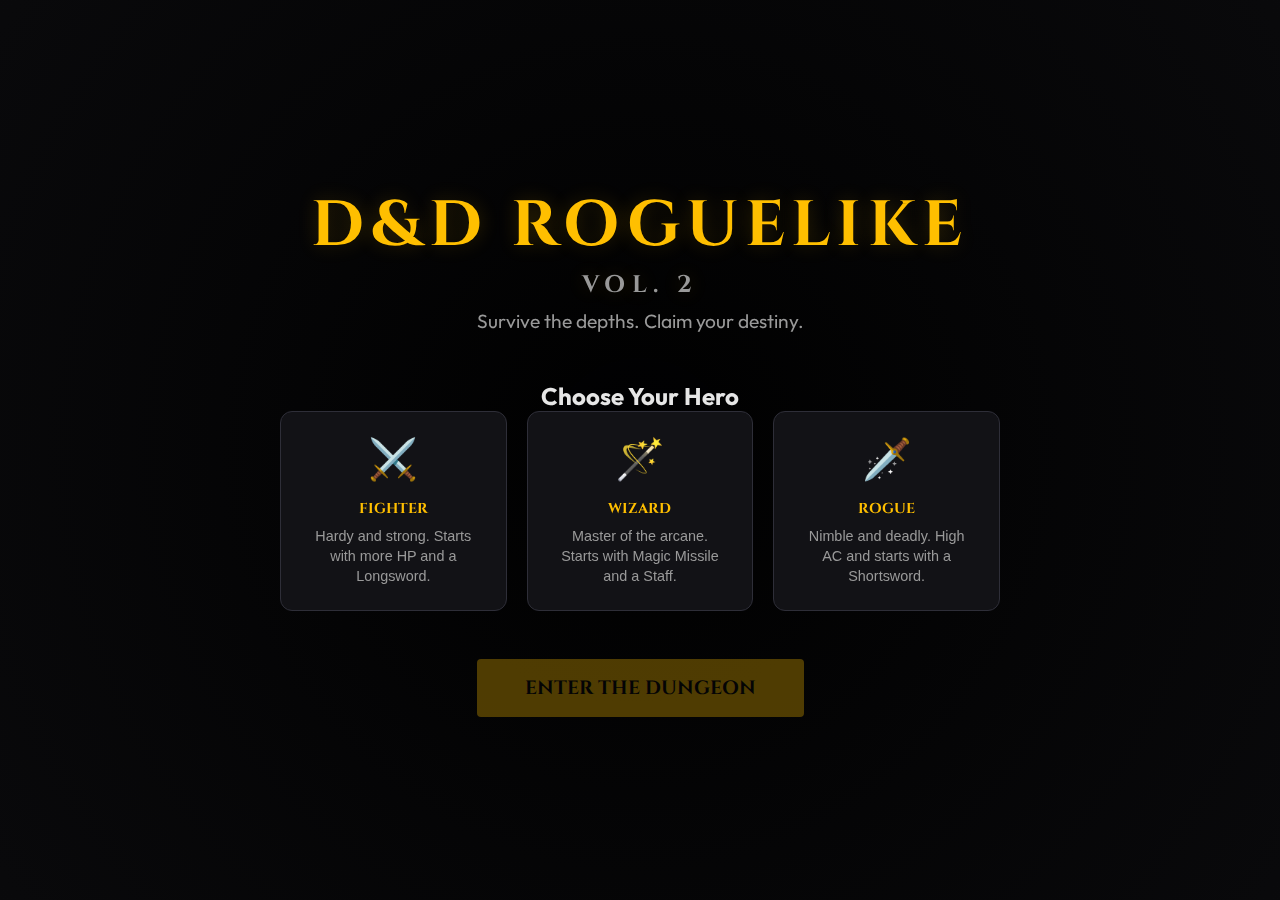
<file: dev/dnd rouglike volume 2/website/index.html>
<!DOCTYPE html>
<html lang="en">
<head>
    <meta charset="UTF-8">
    <meta name="viewport" content="width=device-width, initial-scale=1.0">
    <title>D&D Roguelike Vol. 2 | Web Edition</title>
    <link rel="stylesheet" href="style.css">
    <link rel="preconnect" href="https://fonts.googleapis.com">
    <link rel="preconnect" href="https://fonts.gstatic.com" crossorigin>
    <link href="https://fonts.googleapis.com/css2?family=Cinzel:wght@400;700&family=Outfit:wght@300;400;600&display=swap" rel="stylesheet">
</head>
<body>
    <div id="app">
        <!-- Main Menu / Class Selection -->
        <main id="main-menu" class="overlay">
            <div class="menu-content">
                <h1 class="logo">D&D Roguelike <span>Vol. 2</span></h1>
                <p class="tagline">Survive the depths. Claim your destiny.</p>
                
                <div class="class-selection">
                    <h2>Choose Your Hero</h2>
                    <div class="class-grid">
                        <button class="class-card" data-class="Fighter">
                            <div class="icon">⚔️</div>
                            <h3>Fighter</h3>
                            <p>Hardy and strong. Starts with more HP and a Longsword.</p>
                        </button>
                        <button class="class-card" data-class="Wizard">
                            <div class="icon">🪄</div>
                            <h3>Wizard</h3>
                            <p>Master of the arcane. Starts with Magic Missile and a Staff.</p>
                        </button>
                        <button class="class-card" data-class="Rogue">
                            <div class="icon">🗡️</div>
                            <h3>Rogue</h3>
                            <p>Nimble and deadly. High AC and starts with a Shortsword.</p>
                        </button>
                    </div>
                </div>
                
                <div class="menu-actions">
                    <button id="start-btn" disabled>Enter the Dungeon</button>
                </div>
            </div>
        </main>

        <!-- Game Screen -->
        <div id="game-container" class="hidden">
            <header class="hud-top">
                <div class="stats-group">
                    <div id="hp-bar-container">
                        <div id="hp-bar"></div>
                        <span id="hp-text">HP: 20 / 20</span>
                    </div>
                    <div class="lives-display">❤️ <span id="lives-count">3</span></div>
                </div>
                <div class="floor-display">Floor <span id="floor-num">1</span></div>
                <div id="active-spell-display">Active: <span id="active-spell">None</span></div>
            </header>

            <div class="main-layout">
                <div class="canvas-wrapper">
                    <canvas id="game-canvas" width="800" height="500"></canvas>
                </div>
                
                <aside class="sidebar">
                    <div class="log-container">
                        <h3>Message Log</h3>
                        <ul id="message-log"></ul>
                    </div>
                    <div class="inventory-container">
                        <h3>Inventory</h3>
                        <ul id="inventory-list"></ul>
                    </div>
                </aside>
            </div>

            <footer class="controls-hint">
                <span><strong>WASD / Arrows</strong>: Move</span>
                <span><strong>G</strong>: Pick Up</span>
                <span><strong>C</strong>: Cast Active</span>
                <span><strong>I</strong>: Toggle Inventory</span>
            </footer>
        </div>

        <!-- Victory / Game Over Overlays -->
        <div id="victory-screen" class="overlay hidden">
            <div class="menu-content highlight">
                <h1>VICTORY!</h1>
                <p>You have conquered the 20th floor and escaped the depths.</p>
                <button onclick="location.reload()">Begin Anew</button>
            </div>
        </div>

        <div id="game-over-screen" class="overlay hidden">
            <div class="menu-content danger">
                <h1>DEATH</h1>
                <p>Thy journey ends here. Lives remaining: 0.</p>
                <button onclick="location.reload()">Try Again</button>
            </div>
        </div>
    </div>

    <script src="game.js"></script>
    <script src="script.js"></script>
</body>
</html>
</file>
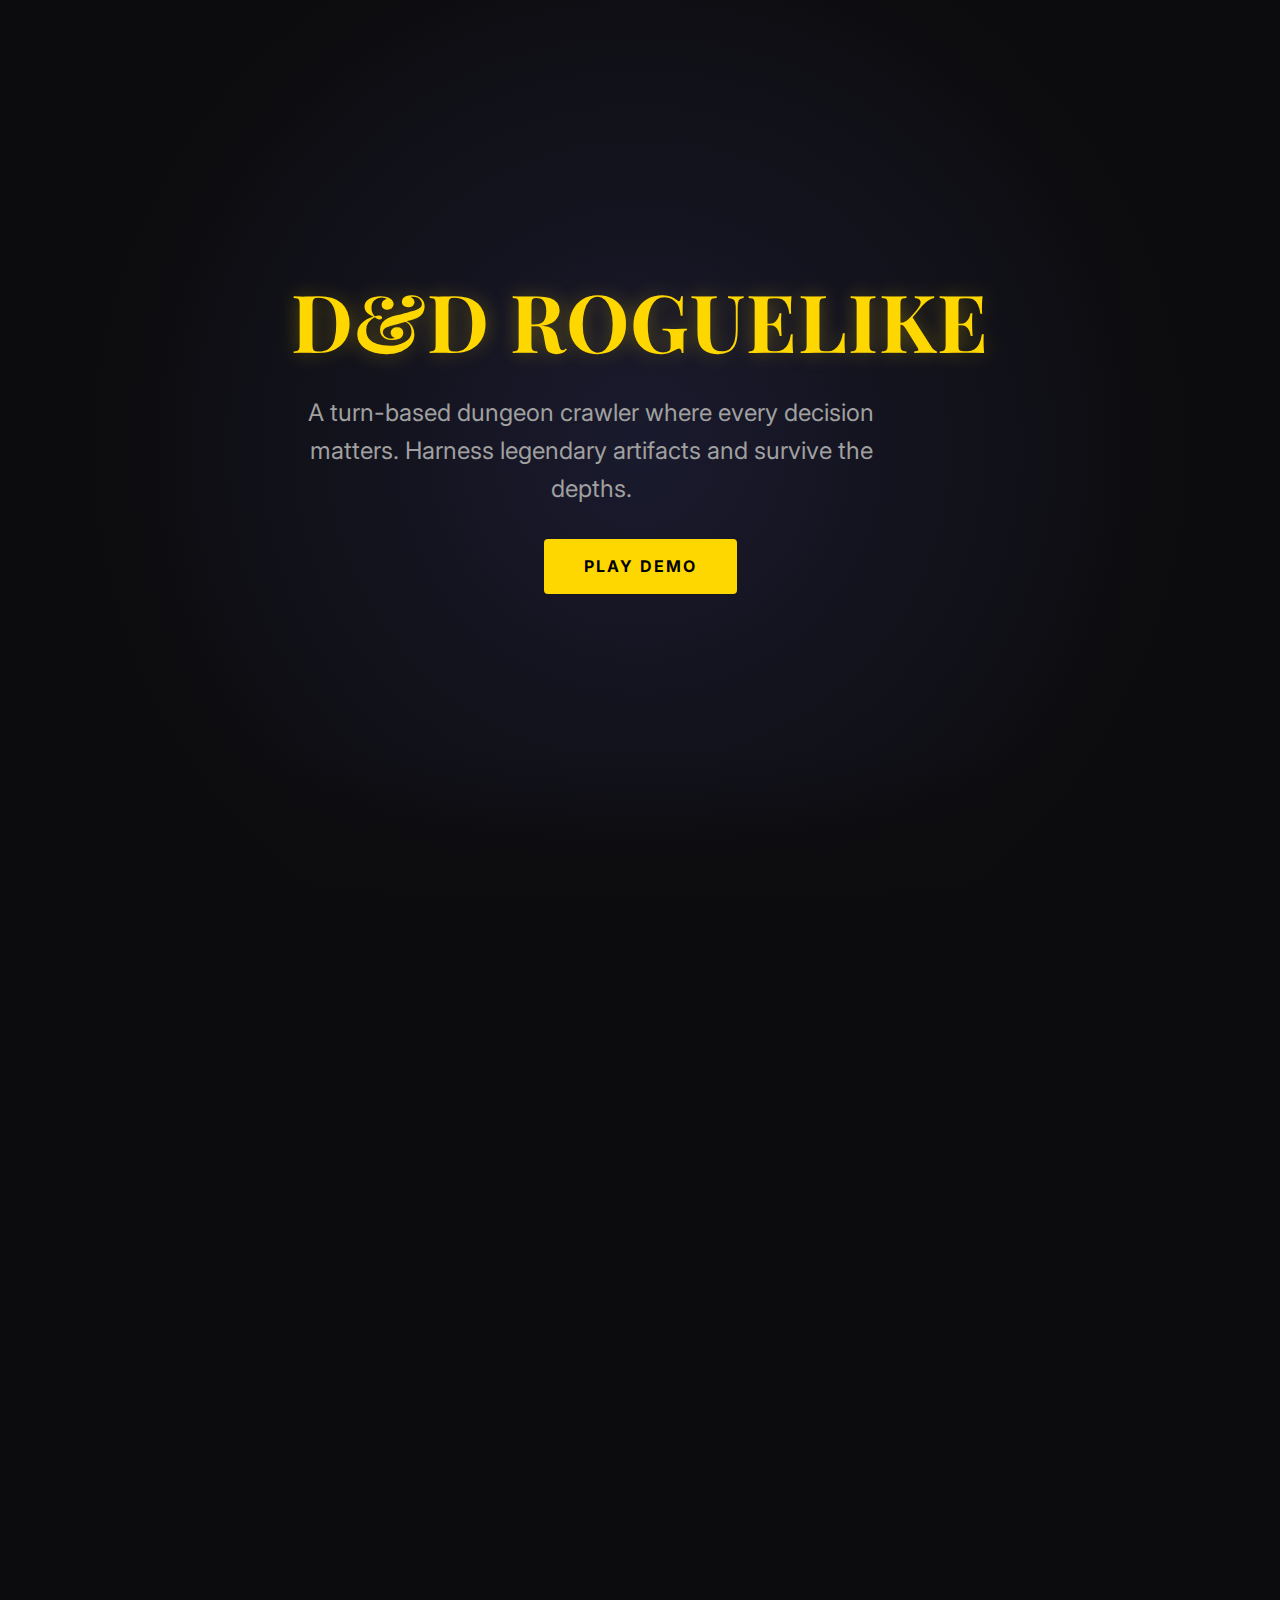
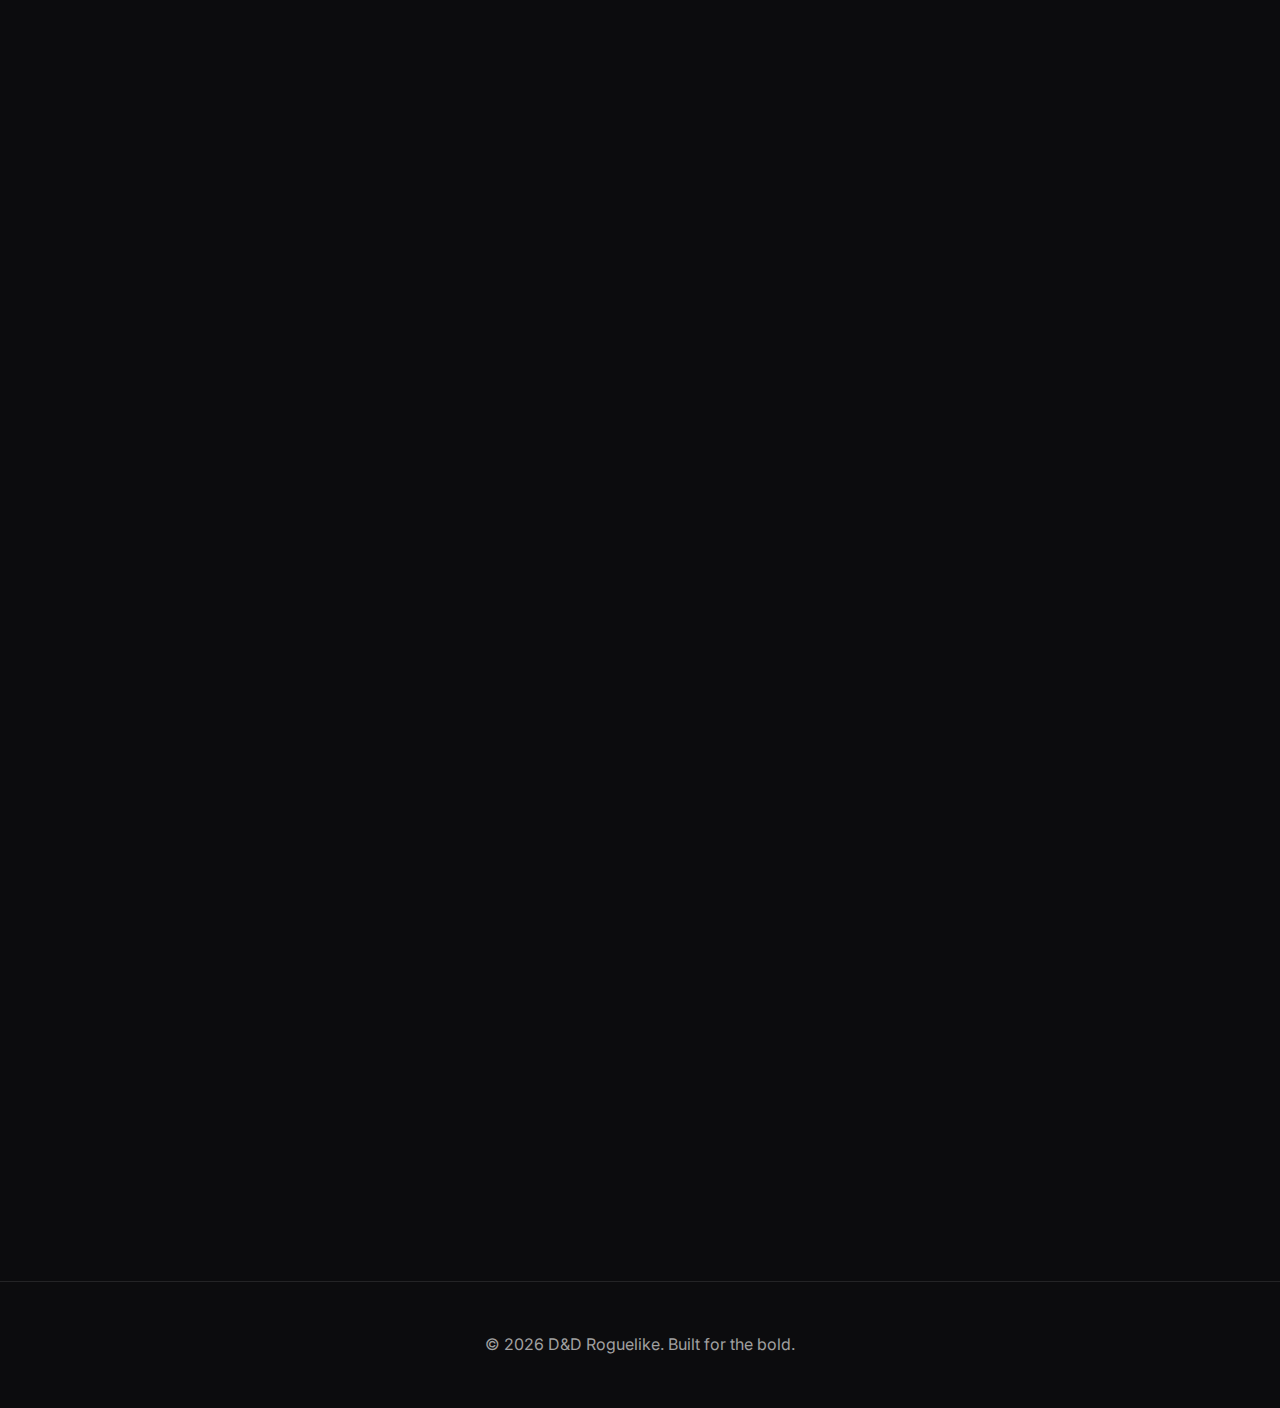
<file: dev/dnd_roguelike/website/index.html>
<!DOCTYPE html>
<html lang="en">

<head>
    <meta charset="UTF-8">
    <meta name="viewport" content="width=device-width, initial-scale=1.0">
    <title>D&D Roguelike | Epic Fantasy Adventure</title>
    <link rel="stylesheet" href="style.css">
    <link rel="preconnect" href="https://fonts.googleapis.com">
    <link rel="preconnect" href="https://fonts.gstatic.com" crossorigin>
    <link
        href="https://fonts.googleapis.com/css2?family=Inter:wght@400;700&family=Playfair+Display:ital,wght@0,700;1,700&display=swap"
        rel="stylesheet">
</head>

<body>

    <section class="hero">
        <div class="container">
            <h1>D&D Roguelike</h1>
            <p>A turn-based dungeon crawler where every decision matters. Harness legendary artifacts and survive the
                depths.</p>
            <a href="#play" class="btn">Play Demo</a>
        </div>
    </section>

    <section id="play" class="game-section container reveal">
        <h2>Full Web Edition</h2>
        <div class="game-wrapper">
            <canvas id="game-canvas" width="800" height="500"></canvas>
            <div class="game-controls">
                <p><strong>Controls:</strong> WASD / Arrows to Move | G to Pick Up/Equip</p>
                <p>Features: Procedural Rooms, Critical Hits, Armor DEX Caps, and Infinite Damage Sword.</p>
            </div>
        </div>
    </section>

    <section class="features container">
        <h2 class="reveal">Legendary Mechanics</h2>
        <div class="features-grid">
            <div class="feature-card reveal">
                <span class="icon" style="color: var(--cyan);">/</span>
                <h3>Infinite Damage</h3>
                <p>Equip the fabled Sword of Infinite Damage. Strike down Trolls and Orcs with a single, devastating
                    blow. 100,000d10 of pure destruction.</p>
            </div>
            <div class="feature-card reveal">
                <span class="icon" style="color: var(--gold);">[</span>
                <h3>Advanced Armor</h3>
                <p>Survival is a choice. Find Leather, Chain Mail, or Plate Armor. Balance your Dexterity mod with
                    superior protection to reach the ultimate AC.</p>
            </div>
            <div class="feature-card reveal">
                <span class="icon" style="color: var(--emerald);">!</span>
                <h3>Healing Potions</h3>
                <p>Out of health? Scour the dungeon for emerald potions. A single draught can restore your vitality and
                    keep the adventure alive.</p>
            </div>
            <div class="feature-card reveal">
                <span class="icon" style="color: var(--text-dim);">#</span>
                <h3>True FOV</h3>
                <p>The darkness is your greatest enemy. Integrated raycasting FOV hides the unknown and remembers your
                    path. Every corner hides a new threat.</p>
            </div>
        </div>
    </section>

    <footer style="padding: 50px 0; text-align: center; border-top: 1px solid var(--border); margin-top: 100px;">
        <div class="container">
            <p style="color: var(--text-dim)">&copy; 2026 D&D Roguelike. Built for the bold.</p>
        </div>
    </footer>

    <script src="script.js"></script>
    <script src="game.js"></script>
</body>

</html>
</file>
<file: dev/dnd rouglike volume 2/website/style.css>
:root {
    --bg-void: hsl(240, 10%, 4%);
    --bg-surface: hsl(240, 10%, 8%);
    --bg-card: hsl(240, 10%, 12%);
    --border: hsl(240, 10%, 20%);
    
    --gold: hsl(45, 100%, 50%);
    --gold-dim: hsl(45, 50%, 30%);
    --gold-glow: hsla(45, 100%, 50%, 0.2);
    
    --blood: hsl(0, 70%, 50%);
    --blood-dim: hsl(0, 50%, 30%);
    
    --cyan: hsl(180, 100%, 50%);
    --emerald: hsl(150, 70%, 50%);
    
    --text-main: hsl(0, 0%, 90%);
    --text-dim: hsl(0, 0%, 60%);
    
    --font-heading: 'Cinzel', serif;
    --font-body: 'Outfit', sans-serif;
    
    --transition: 0.3s cubic-bezier(0.4, 0, 0.2, 1);
}

* {
    box-sizing: border-box;
    margin: 0;
    padding: 0;
}

body {
    background-color: var(--bg-void);
    color: var(--text-main);
    font-family: var(--font-body);
    overflow: hidden;
    height: 100vh;
}

#app {
    display: flex;
    flex-direction: column;
    height: 100%;
}

.hidden { display: none !important; }

/* Overlays (Menus, Victory, Game Over) */
.overlay {
    position: fixed;
    inset: 0;
    background: radial-gradient(circle at center, hsla(240, 10%, 0%, 0.9) 0%, var(--bg-void) 100%);
    display: flex;
    align-items: center;
    justify-content: center;
    z-index: 1000;
    animation: fadeIn var(--transition);
}

@keyframes fadeIn { from { opacity: 0; } to { opacity: 1; } }

.menu-content {
    text-align: center;
    max-width: 800px;
    padding: 40px;
}

.logo {
    font-family: var(--font-heading);
    font-size: 4rem;
    color: var(--gold);
    text-transform: uppercase;
    letter-spacing: 0.1em;
    margin-bottom: 0.5rem;
    text-shadow: 0 0 20px var(--gold-glow);
}

.logo span {
    font-size: 1.5rem;
    display: block;
    color: var(--text-dim);
}

.tagline {
    font-size: 1.2rem;
    color: var(--text-dim);
    margin-bottom: 3rem;
}

/* Class Selection */
.class-grid {
    display: grid;
    grid-template-columns: repeat(3, 1fr);
    gap: 20px;
    margin-bottom: 3rem;
}

.class-card {
    background: var(--bg-surface);
    border: 1px solid var(--border);
    padding: 24px;
    border-radius: 12px;
    cursor: pointer;
    transition: var(--transition);
    text-align: center;
}

.class-card:hover {
    border-color: var(--gold-dim);
    background: var(--bg-card);
    transform: translateY(-5px);
}

.class-card.selected {
    border-color: var(--gold);
    background: hsla(45, 100%, 50%, 0.05);
    box-shadow: 0 0 30px var(--gold-glow);
}

.class-card .icon {
    font-size: 2.5rem;
    margin-bottom: 1rem;
}

.class-card h3 {
    font-family: var(--font-heading);
    color: var(--gold);
    margin-bottom: 0.5rem;
}

.class-card p {
    font-size: 0.9rem;
    color: var(--text-dim);
    line-height: 1.4;
}

button#start-btn {
    padding: 16px 48px;
    font-family: var(--font-heading);
    font-size: 1.2rem;
    background: var(--gold);
    color: var(--bg-void);
    border: none;
    border-radius: 4px;
    cursor: pointer;
    transition: var(--transition);
    text-transform: uppercase;
    font-weight: bold;
}

button#start-btn:disabled {
    opacity: 0.3;
    cursor: not-allowed;
}

button#start-btn:not(:disabled):hover {
    filter: brightness(1.1);
    box-shadow: 0 0 20px var(--gold-glow);
}

/* Game Interface */
#game-container {
    flex: 1;
    display: flex;
    flex-direction: column;
    padding: 20px;
    max-width: 1200px;
    margin: 0 auto;
    width: 100%;
}

.hud-top {
    display: flex;
    justify-content: space-between;
    align-items: center;
    padding-bottom: 20px;
    border-bottom: 1px solid var(--border);
    margin-bottom: 20px;
}

.stats-group {
    display: flex;
    gap: 30px;
    align-items: center;
}

#hp-bar-container {
    width: 250px;
    height: 24px;
    background: var(--bg-surface);
    border: 1px solid var(--border);
    border-radius: 12px;
    position: relative;
    overflow: hidden;
}

#hp-bar {
    height: 100%;
    background: linear-gradient(90deg, var(--blood-dim), var(--blood));
    width: 100%;
    transition: width 0.3s ease;
}

#hp-text {
    position: absolute;
    inset: 0;
    display: flex;
    align-items: center;
    justify-content: center;
    font-size: 0.8rem;
    font-weight: 600;
    text-shadow: 0 1px 2px black;
}

.floor-display {
    font-family: var(--font-heading);
    color: var(--gold);
    font-size: 1.5rem;
}

#active-spell-display {
    color: var(--cyan);
}

/* Layout */
.main-layout {
    display: flex;
    gap: 20px;
    flex: 1;
    min-height: 0;
}

.canvas-wrapper {
    flex: 1;
    background: black;
    border: 1px solid var(--border);
    display: flex;
    align-items: center;
    justify-content: center;
    border-radius: 8px;
    overflow: hidden;
}

canvas {
    max-width: 100%;
    max-height: 100%;
}

.sidebar {
    width: 300px;
    display: flex;
    flex-direction: column;
    gap: 20px;
}

.sidebar > div {
    background: var(--bg-surface);
    border: 1px solid var(--border);
    border-radius: 8px;
    padding: 16px;
    flex: 1;
    display: flex;
    flex-direction: column;
}

h3 {
    font-family: var(--font-heading);
    font-size: 0.9rem;
    color: var(--gold-dim);
    margin-bottom: 12px;
    text-transform: uppercase;
}

ul {
    list-style: none;
    overflow-y: auto;
    font-size: 0.85rem;
    line-height: 1.5;
}

#message-log li { margin-bottom: 4px; border-left: 2px solid transparent; padding-left: 8px; }
#inventory-list li { 
    padding: 8px;
    border-bottom: 1px solid var(--border);
    cursor: pointer;
    transition: var(--transition);
}
#inventory-list li:hover { background: var(--bg-card); }

.controls-hint {
    padding-top: 20px;
    display: flex;
    justify-content: center;
    gap: 40px;
    color: var(--text-dim);
    font-size: 0.8rem;
}

/* Overlays specific */
.highlight h1 { color: var(--emerald); text-shadow: 0 0 20px hsla(150, 70%, 50%, 0.3); }
.danger h1 { color: var(--blood); text-shadow: 0 0 20px hsla(0, 70%, 50%, 0.3); }
</file>
<file: dev/dnd_roguelike/website/style.css>
:root {
    --bg-color: #0c0c0e;
    --card-bg: rgba(255, 255, 255, 0.05);
    --gold: #ffd700;
    --gold-dim: #c5a000;
    --cyan: #00ffff;
    --emerald: #50c878;
    --text-main: #e0e0e0;
    --text-dim: #a0a0a0;
    --border: rgba(255, 255, 255, 0.1);
    --transition: 0.3s cubic-bezier(0.4, 0, 0.2, 1);
}

* {
    margin: 0;
    padding: 0;
    box-sizing: border-box;
}

body {
    background-color: var(--bg-color);
    color: var(--text-main);
    font-family: 'Inter', -apple-system, BlinkMacSystemFont, "Segoe UI", Roboto, sans-serif;
    line-height: 1.6;
    overflow-x: hidden;
}

h1,
h2,
h3 {
    font-family: 'Playfair Display', serif;
    color: var(--gold);
    letter-spacing: 1px;
}

.container {
    max-width: 1100px;
    margin: 0 auto;
    padding: 0 20px;
}

/* Hero Section */
.hero {
    height: 100vh;
    display: flex;
    flex-direction: column;
    justify-content: center;
    align-items: center;
    text-align: center;
    background: radial-gradient(circle at center, #1a1a2e 0%, #0c0c0e 70%);
    position: relative;
    padding-bottom: 50px;
}

.hero::after {
    content: '';
    position: absolute;
    bottom: 0;
    left: 0;
    width: 100%;
    height: 150px;
    background: linear-gradient(to top, var(--bg-color), transparent);
}

.hero h1 {
    font-size: 5rem;
    margin-bottom: 10px;
    text-transform: uppercase;
    text-shadow: 0 0 20px rgba(255, 215, 0, 0.3);
    animation: fadeInDown 1s var(--transition);
}

.hero p {
    font-size: 1.5rem;
    color: var(--text-dim);
    max-width: 600px;
    animation: fadeInUp 1s var(--transition) 0.2s both;
}

/* Features Grid */
.features {
    padding: 100px 0;
}

.features-grid {
    display: grid;
    grid-template-columns: repeat(auto-fit, minmax(300px, 1fr));
    gap: 30px;
    margin-top: 50px;
}

.feature-card {
    background: var(--card-bg);
    border: 1px solid var(--border);
    padding: 40px;
    border-radius: 12px;
    transition: var(--transition);
    position: relative;
    overflow: hidden;
    backdrop-filter: blur(10px);
}

.feature-card:hover {
    transform: translateY(-5px);
    border-color: var(--gold);
    box-shadow: 0 10px 30px rgba(0, 0, 0, 0.5);
}

.feature-card h3 {
    font-size: 1.8rem;
    margin-bottom: 15px;
}

.feature-card p {
    color: var(--text-dim);
}

.icon {
    font-size: 2rem;
    margin-bottom: 20px;
    display: block;
}

/* Animations */
@keyframes fadeInDown {
    from {
        opacity: 0;
        transform: translateY(-30px);
    }

    to {
        opacity: 1;
        transform: translateY(0);
    }
}

@keyframes fadeInUp {
    from {
        opacity: 0;
        transform: translateY(30px);
    }

    to {
        opacity: 1;
        transform: translateY(0);
    }
}

.reveal {
    opacity: 1;
    /* Visible by default */
    transform: translateY(0);
    transition: all 0.8s ease-out;
}

/* Only hide and animate if JS is working */
.js-active .reveal {
    opacity: 0;
    transform: translateY(30px);
}

/* Game Section */
.game-section {
    padding: 100px 0;
    text-align: center;
}

.game-wrapper {
    margin-top: 50px;
    background: #000;
    border: 2px solid var(--gold);
    display: inline-block;
    padding: 10px;
    border-radius: 12px;
    box-shadow: 0 0 80px rgba(255, 215, 0, 0.15);
}

#game-canvas {
    display: block;
    cursor: crosshair;
}

.game-controls {
    margin-top: 20px;
    color: var(--text-dim);
    font-size: 0.9rem;
}

.js-active .reveal.active {
    opacity: 1;
    transform: translateY(0);
}

/* CTA Button */
.btn {
    display: inline-block;
    padding: 15px 40px;
    background: var(--gold);
    color: #000;
    text-decoration: none;
    font-weight: bold;
    border-radius: 4px;
    margin-top: 30px;
    transition: var(--transition);
    text-transform: uppercase;
    letter-spacing: 2px;
}

.btn:hover {
    background: #fff;
    transform: scale(1.05);
    box-shadow: 0 0 20px var(--gold);
}
</file>
